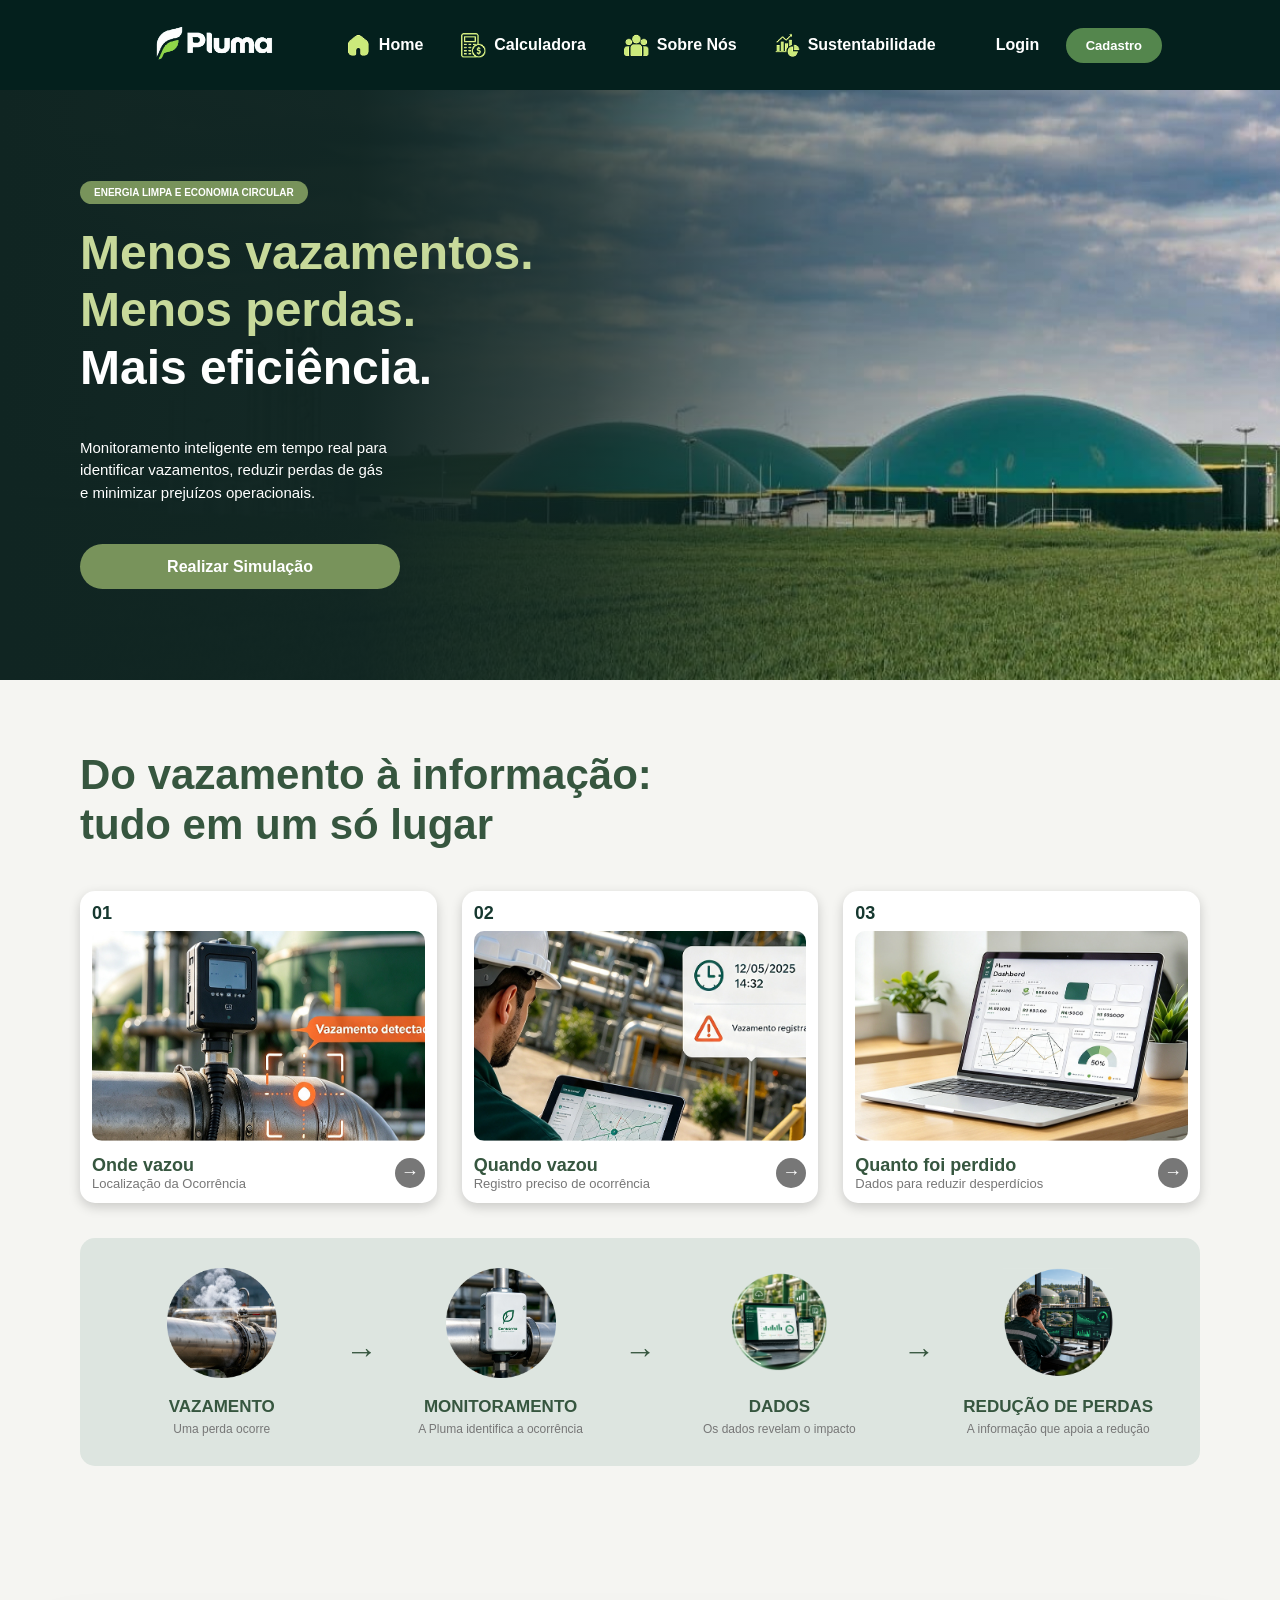
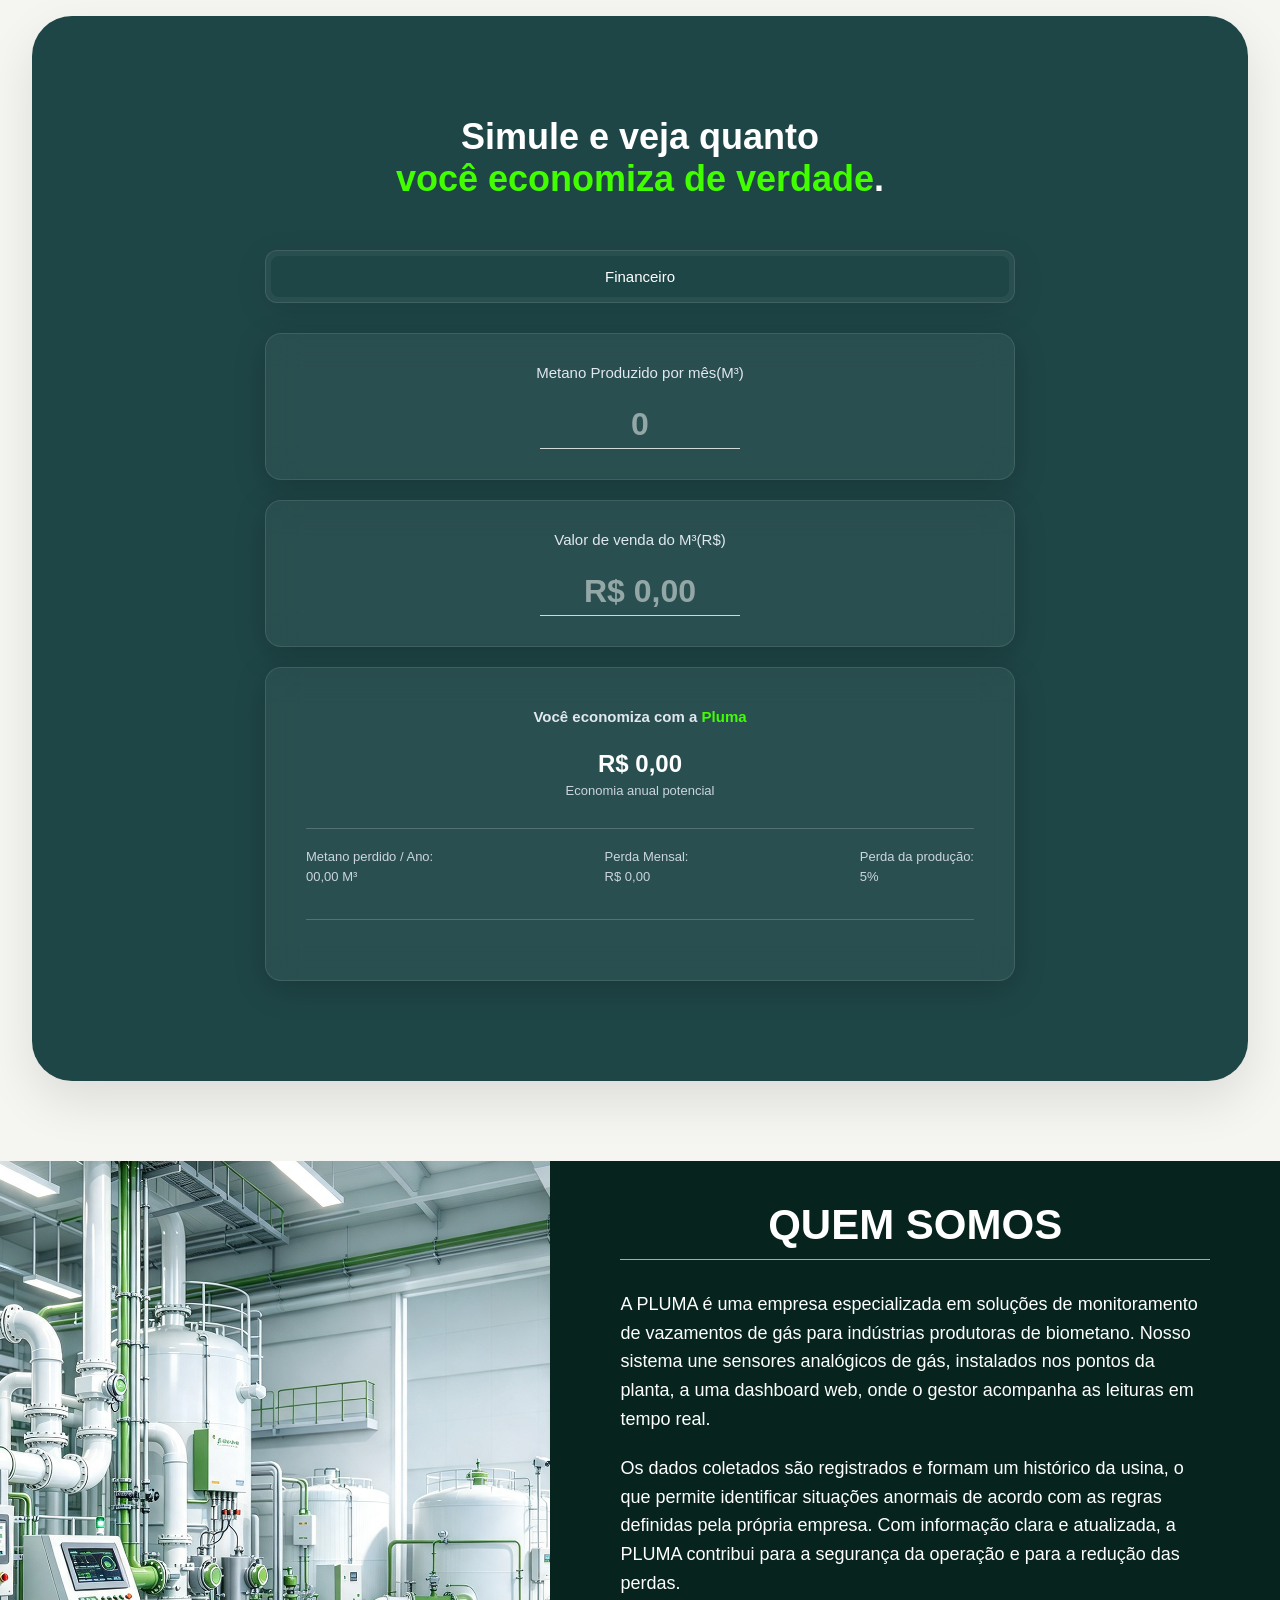
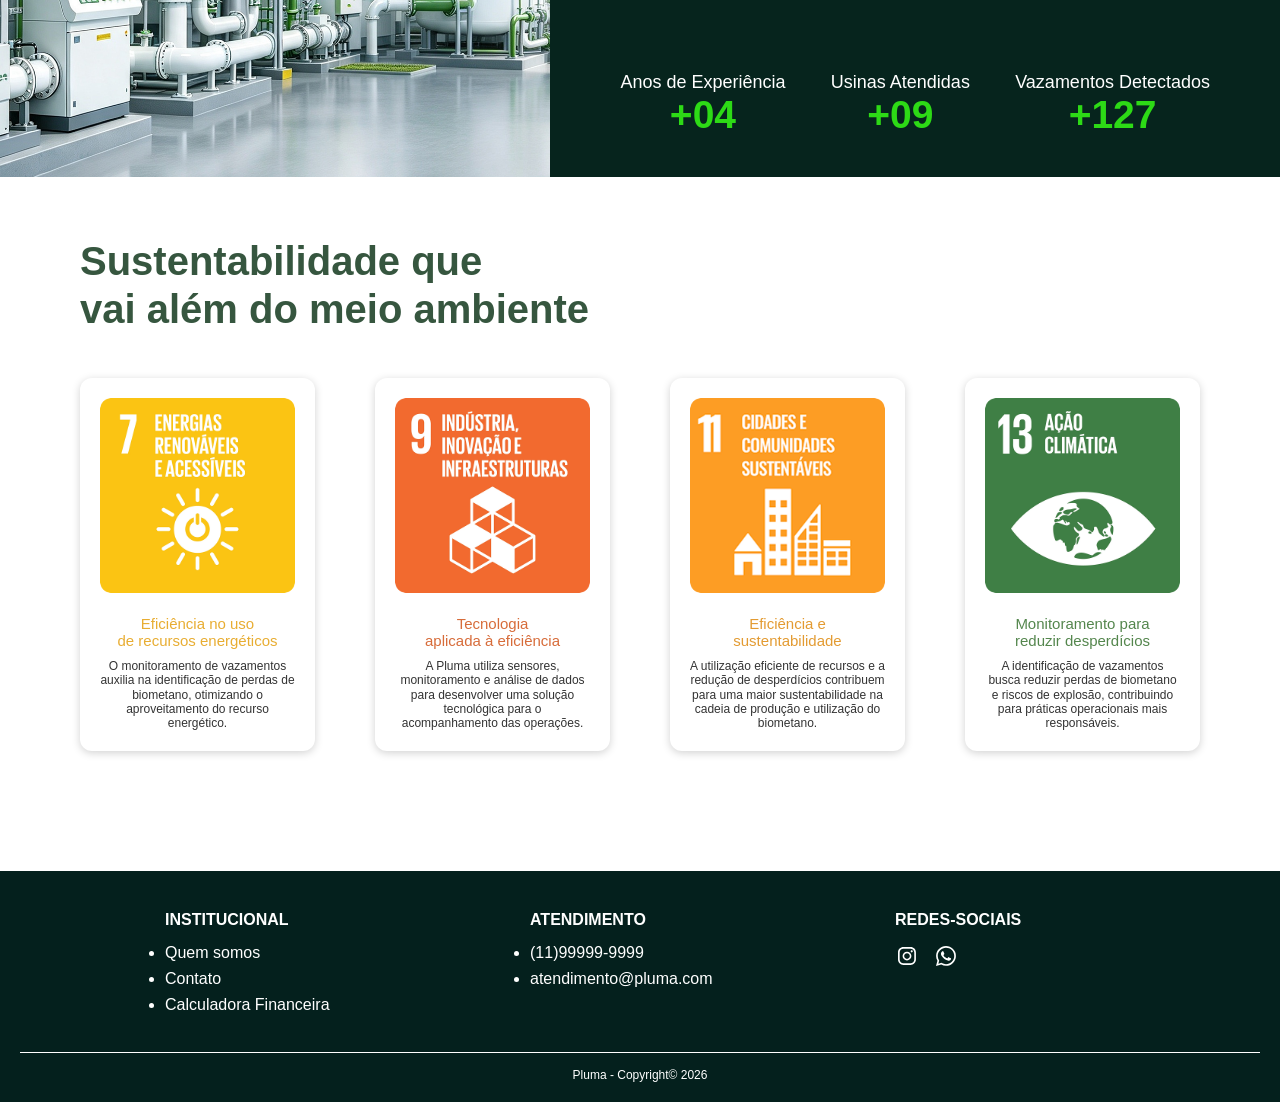
<file: public/index.html>
<!DOCTYPE html>
<html lang="pt-BR">

<head>
    <link rel="icon" type="image/png" href="assets/favicon.png">
    <meta charset="UTF-8">
    <meta name="viewport" content="width=device-width, initial-scale=1.0">
    <title>Página inicial: Pluma</title>
    <link rel="stylesheet" href="css/style.css">
</head>

<body>
    <!-- CABEÇALHO -->
    <header>
        <nav>
            <img class="logonav" src="assets/logo_branca.png" alt="Logo Pluma">

            <div class="nav-item">
                <img class="iconenav" src="assets/icons/icon_home.png" alt="">

                <a href="#home">
                    Home
                </a>
            </div>
            <div class="nav-item">
                <img class="iconenav" src="assets/icons/icon_calculadora.png" alt="">

                <a href="#calculadora">
                    Calculadora
                </a>
            </div>
            <div class="nav-item">
                <img class="iconenav" src="assets/icons/icone_grupo.png" alt="">

                <a href="#sobre-nos">
                    Sobre Nós
                </a>
            </div>
            <div class="nav-item">
                <img class="iconenav" src="assets/icons/icon_sustentavel.png" alt="">

                <a href="#sustentabilidade">
                    Sustentabilidade
                </a>
            </div>
            <div class="btn">
                <a href="login.html">
                    <button class="btn_login">
                        Login
                    </button>
                </a>

                <a href="cadastro.html">
                    <button class="btn_nav">
                        Cadastro
                    </button>
                </a>

            </div>
        </nav>
    </header>
    <main class="main-index">
        <!-- HERO -->
        <section class="hero" id="home">
            <div class="hero-conteudo">
                <span class="hero-tag">
                    ENERGIA LIMPA E ECONOMIA CIRCULAR
                </span>
                <h1 class="hero-titulo">
                    <span>Menos vazamentos.</span>
                    <br>
                    <span>Menos perdas.</span>
                    <br>
                    Mais eficiência.
                </h1>
                <p class="hero-texto">
                    Monitoramento inteligente em tempo real para
                    <br>
                    identificar vazamentos, reduzir perdas de gás
                    <br>
                    e minimizar prejuízos operacionais.
                </p>
                <a href="#calculadora">
                    <button class="btn-simulacao">
                        Realizar Simulação
                    </button>
                </a>
            </div>
        </section>
        <!-- INFORMAÇÕES -->
        <section class="informacoes">
            <h2 class="titulo-informacoes">
                Do vazamento à informação:
                <br>
                tudo em um só lugar
            </h2>
            <div class="cards-informacoes">
                <!-- CARD 1 -->
                <div class="card-info">
                    <p class="numero-card">
                        01
                    </p>
                    <img class="imagem-card" src="assets/onde_vaza.png" alt="Identificação do local do vazamento">
                    <div class="conteudo-card">

                        <div class="texto-card">
                            <h3>
                                Onde vazou
                            </h3>
                            <p>
                                Localização da Ocorrência
                            </p>
                        </div>
                        <div class="seta-card">
                            →
                        </div>
                    </div>
                </div>
                <!-- CARD 2 -->
                <div class="card-info">
                    <p class="numero-card">
                        02
                    </p>
                    <img class="imagem-card" src="assets/quando_vazou.png" alt="Registro da ocorrência">
                    <div class="conteudo-card">
                        <div class="texto-card">
                            <h3>
                                Quando vazou
                            </h3>
                            <p>
                                Registro preciso de ocorrência
                            </p>
                        </div>
                        <div class="seta-card">
                            →
                        </div>
                    </div>
                </div>
                <!-- CARD 3 -->
                <div class="card-info">
                    <p class="numero-card">
                        03
                    </p>
                    <img class="imagem-card" src="assets/quanto_vazou.png" alt="Dashboard de perdas">
                    <div class="conteudo-card">
                        <div class="texto-card">
                            <h3>
                                Quanto foi perdido
                            </h3>
                            <p>
                                Dados para reduzir desperdícios
                            </p>
                        </div>
                        <div class="seta-card">
                            →
                        </div>
                    </div>
                </div>
            </div>
            <!-- FLUXO -->
            <div class="fluxo">
                <div class="item-fluxo">
                    <img src="assets/vazamento_circulo.png" alt="Vazamento">
                    <h3>
                        VAZAMENTO
                    </h3>
                    <p>
                        Uma perda ocorre
                    </p>
                </div>
                <div class="seta-fluxo">
                    →
                </div>
                <div class="item-fluxo">
                    <img src="assets/monitoramento_circulo.png" alt="Monitoramento">
                    <h3>
                        MONITORAMENTO
                    </h3>
                    <p>
                        A Pluma identifica a ocorrência
                    </p>
                </div>
                <div class="seta-fluxo">
                    →
                </div>
                <div class="item-fluxo">
                    <img src="assets/dados_circulo.png" alt="Dados">
                    <h3>
                        DADOS
                    </h3>
                    <p>
                        Os dados revelam o impacto
                    </p>
                </div>
                <div class="seta-fluxo">
                    →
                </div>
                <div class="item-fluxo">
                    <img src="assets/perdas_circulo.png" alt="Redução de perdas">
                    <h3>
                        REDUÇÃO DE PERDAS
                    </h3>
                    <p>
                        A informação que apoia a redução
                    </p>
                </div>
            </div>
        </section>
        <!-- CALCULADORA -->
        <section class="calculadora-section" id="simulador">
        <h2>
          Simule e veja quanto <br />
          <span class="econo-span"> você economiza de verdade</span>.
        </h2>
        <div class="topoCalculator">
          <button class="finaceiro" id="financeiro">Financeiro</button>
        </div>
        <div class="card-calculadora">
          <div class="card-metano">
            <h4>Metano Produzido por mês(M³)</h4>
            <input type="text" id="ipt_metano" placeholder="0" />
            <hr />
          </div>
          <div class="card-venda">
            <h4>Valor de venda do M³(R$)</h4>
            <input type="text" id="ipt_venda" placeholder="R$ 0,00" />
            <hr />
          </div>
          <div class="card-resultadoCalculadora">
            <div class="economiza">
              <h4>Você economiza com a <span>Pluma</span></h4>
            </div>
            <div class="exibir-resultado">
              <div class="calculo-resultado">
                <h1 class="resultadoCalculadora" id="resultadoCalculadora">
                  <span>R$</span> 0,00
                </h1>
                <h5>Economia anual potencial</h5>
              </div>
            </div>
            <hr />

            <div class="exibir-mensal">
              <div class="metanoPerdidoMes">
                <h5>Metano perdido / Ano:</h5>
                <h5 class="conteudo-metano" id="metanoMensal">00,00 M³</h5>
              </div>
              <div class="perdaMensal">
                <h5>Perda Mensal:</h5>
                <h5 class="perda-mensal" id="perdaMensal">
                  <span>R$</span> 0,00
                </h5>
              </div>
              <div class="perdaProducao">
                <h5>Perda da produção:</h5>
                <h5 class="conteudo-perdaProducao" id="perdaProducao">5%</h5>
              </div>
            </div>
            <hr>
            <div class="detalhado" id="resultadoDetalhado">

            </div>
          </div>
        </div>
      </section>
        <!-- QUEM SOMOS -->
        <section class="sobre-nos" id="sobre-nos">
            <div class="sobre-imagem">
                <img src="assets/quem_somos.png" alt="Usina de biometano">
            </div>
            <div class="sobre-conteudo">
                <h2>
                    QUEM SOMOS
                </h2>
                <hr>
                <p>
                    A PLUMA é uma empresa especializada em soluções de monitoramento de vazamentos de gás para
                    indústrias produtoras de biometano. Nosso sistema une sensores analógicos de gás, instalados nos
                    pontos da planta, a uma dashboard web, onde o gestor acompanha as leituras em tempo real.
                </p>
                <p>
                    Os dados coletados são registrados e formam um histórico da usina, o que permite identificar
                    situações anormais de acordo com as regras definidas pela própria empresa. Com informação clara e
                    atualizada, a PLUMA contribui para a segurança da operação e para a redução das perdas.
                </p>
                <br>
                <br><br>
                <div class="dadosQuemSomos">

                    <!-- Card de dados -->
                    <div class="cardQuemSomos">
                        Anos de Experiência
                        <br>
                        <span>+04</span>

                    </div>
                    <div class="cardQuemSomos">
                        Usinas Atendidas
                        <br>
                        <span>+09</span>
                    </div>
                    <div class="cardQuemSomos">
                        Vazamentos Detectados
                        <br>
                        <span>+127</span>

                    </div>
                </div>
            </div>
        </section>
        <!-- SUSTENTABILIDADE -->
        <section class="sustentabilidade" id="sustentabilidade">
            <h2>
                Sustentabilidade que
                <br>
                vai além do meio ambiente
            </h2>
            <div class="cards-ods">
                <!-- ODS 7 -->
                <div class="card-ods">
                    <img src="assets/ods7.png" alt="ODS 7">
                    <h3 class="ods7">
                        Eficiência no uso
                        <br>
                        de recursos energéticos
                    </h3>
                    <p>
                        O monitoramento de vazamentos auxilia na identificação
                        de perdas de biometano, otimizando o aproveitamento
                        do recurso energético.
                    </p>
                </div>
                <!-- ODS 9 -->
                <div class="card-ods">
                    <img src="assets/ods9.png" alt="ODS 9">
                    <h3 class="ods9">
                        Tecnologia
                        <br>
                        aplicada à eficiência
                    </h3>
                    <p>
                        A Pluma utiliza sensores, monitoramento e análise de
                        dados para desenvolver uma solução tecnológica para
                        o acompanhamento das operações.
                    </p>
                </div>
                <!-- ODS 11 -->
                <div class="card-ods">
                    <img src="assets/ods11.png" alt="ODS 11">
                    <h3 class="ods11">
                        Eficiência e
                        <br>
                        sustentabilidade
                    </h3>
                    <p>
                        A utilização eficiente de recursos e a redução de
                        desperdícios contribuem para uma maior sustentabilidade
                        na cadeia de produção e utilização do biometano.
                    </p>
                </div>
                <!-- ODS 13 -->
                <div class="card-ods">
                    <img src="assets/ods13.png" alt="ODS 13">
                    <h3 class="ods13">
                        Monitoramento para
                        <br>
                        reduzir desperdícios
                    </h3>
                    <p>
                        A identificação de vazamentos busca reduzir perdas de
                        biometano e riscos de explosão, contribuindo para
                        práticas operacionais mais responsáveis.
                    </p>
                </div>
            </div>
        </section>
    </main>
    <footer class="footer">
        <div class="footer-content">
            <div class="footer-col">
                <h4>INSTITUCIONAL</h4>
                <ul>
                    <li><a href="#sobre-nos">Quem somos</a></li>
                    <li><a href="">Contato</a></li>
                    <li><a href="#calculadora">Calculadora Financeira</a></li>
                </ul>
            </div>
            <div class="footer-col">
                <h4>ATENDIMENTO</h4>
                <ul>
                    <li><a href="">(11)99999-9999</a></li>
                    <li><a href="">atendimento@pluma.com</a></li>
                </ul>
            </div>
            <div class="footer-col">
                <h4>REDES-SOCIAIS</h4>
                <div class="social-links">
                    <img class="social-icon" src="assets/icons/icon-insta.svg" alt="">
                    <img class="social-icon" src="assets/icons/icon-wpp.svg" alt="">
                </div>
            </div>
        </div>
        <div class="footer-bottom">
            <p>Pluma - Copyright© 2026</p>
        </div>
    </footer>
</body>

<script>
let percentualPerda = 0.05; 
let percentualResidual = 0.005;

function financeiro() {
    let metano = Number(ipt_metano.value);
    let preco = Number(ipt_venda.value);
    let perdaMensalReal = metano * preco * percentualPerda;
    let perdaAnual = perdaMensalReal * 12;
    let perdaMetano = metano * percentualPerda;
    let dias = (percentualPerda * 365).toFixed(0);
    let economia = metano * (percentualPerda - percentualResidual) * preco * 12;

    if (isNaN(metano) || isNaN(preco) || metano === 0 || preco === 0) {
        resultadoCalculadora.innerHTML = `<span>R$</span> 0,00`;
        metanoMensal.innerHTML = `0,00 M³`;
        perdaMensal.innerHTML = `<span>R$</span> 0,00`;
        return;
    }

    resultadoCalculadora.innerHTML = `<span>R$</span> ${economia.toLocaleString('pt-BR', { minimumFractionDigits: 2, maximumFractionDigits: 2 })}`;
    
    metanoMensal.innerHTML = `${perdaMetano.toLocaleString('pt-BR', { minimumFractionDigits: 2, maximumFractionDigits: 2 })} M³`;
    
    perdaMensal.innerHTML = `<span>R$</span> ${perdaMensalReal.toLocaleString('pt-BR', { minimumFractionDigits: 2, maximumFractionDigits: 2 })}`;

    resultadoDetalhado.innerHTML = `Em 12 Meses, são ${perdaAnual.toLocaleString('pt-BR', {minimumFractionDigits:2, maximumFractionDigits:2})} em gás que sai pela atmosfera em vez de virar faturamento. É o mesmo que ficar ${dias} dias por ano sem vender nada. <br> 
    Em usinas com detecção contínua e reparo rápido, a perda medida cai para cerca de 0,5%. A diferença pode voltar para o seu caixa: R$ ${economia.toLocaleString('pt-BR', { minimumFractionDigits: 2, maximumFractionDigits: 2 })} por ano.`
}

ipt_metano.addEventListener('input', financeiro, );
ipt_venda.addEventListener('input', financeiro);

// Usei de diferente as funções de transformação de valores para o Reak, o toLocaleString('pt-BR', { minimumFractionDigits: 2, maximumFractionDigits: 2 }) e o addEventListener('input', financeiro) que atualiza o resultado enquanto a gente clica.
</script>
</html>
</file>
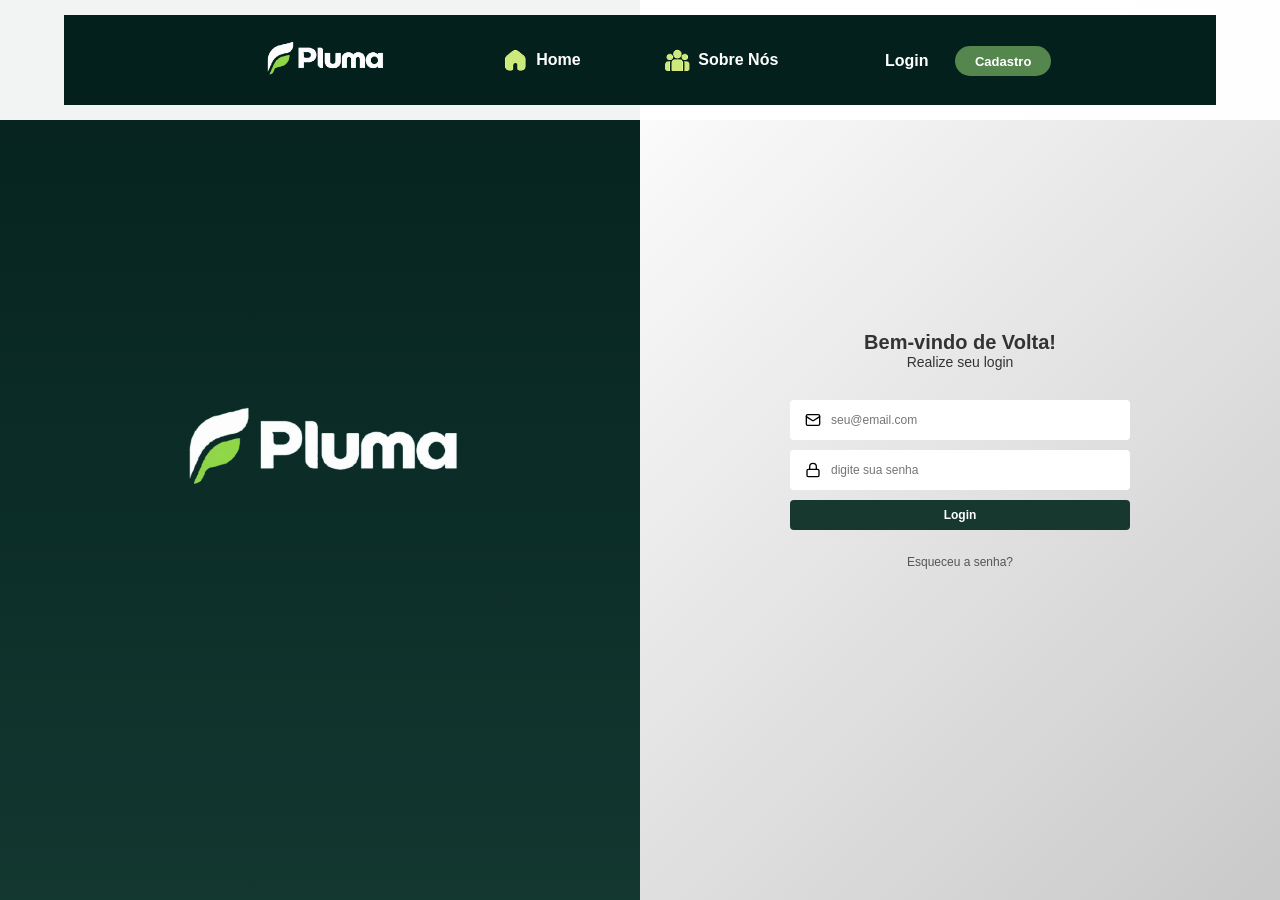
<file: public/login.html>
<!DOCTYPE html>
<html lang="pt-br">

<head>
    <meta charset="UTF-8">
    <meta http-equiv="X-UA-Compatible" content="IE=edge">
    <meta name="viewport" content="width=device-width, initial-scale=1.0">

    <title>Pluma | Login</title>


    <link rel="stylesheet" href="css/cadLog.css">
    <link rel="stylesheet" href="css/style.css">
    <link rel="icon" type="image/png" href="assets/favicon.png">

    <!-- WEB DATA VIZ -->
    <script src="./js/sessao.js"></script>
    <link rel="preconnect" href="https://fonts.gstatic.com">

</head>

<body>

    <!--Header-->


    <!-- CABEÇALHO -->
    <header>
        <nav>
            <img class="logonav" src="assets/logo_branca.png" alt="Logo Pluma">

            <div class="nav-item">
                <img class="iconenav" src="assets/icons/icon_home.png" alt="">

                <a href="index.html">
                    Home
                </a>
            </div>
            <div class="nav-item">
                <img class="iconenav" src="assets/icons/icone_grupo.png" alt="">

                <a href="index.html#sobre-nos">
                    Sobre Nós
                </a>
            </div>

            <div class="btn">
                <a href="login.html">
                    <button class="btn_login">
                        Login
                    </button>
                </a>

                <a href="cadastro.html">
                    <button class="btn_nav">
                        Cadastro
                    </button>
                </a>

            </div>
        </nav>
    </header>

    <div class="container">

        <!-- Lado esquerdo: logo -->
        <div class="lado-esquerdo">
            <img src="assets/logo_branca.png" alt="Pluma">
        </div>

        <!-- Lado direito: formulário -->
        <div class="lado-direito">
            <div class="alerta_erro">
                <div class="card_erro" id="cardErro">
                    <span id="mensagem_erro"></span>
                </div>
            </div>
            <div class="formulario">
                <h1>Bem-vindo de Volta!</h1>
                <p>Realize seu login</p>

                <div class="campo">
                    <img src="assets/icons/mail.svg" alt="">
                    <input type="text" placeholder="seu@email.com" id="ipt_email">

                </div>
                <div id="div_msg_email"></div>

                <div class="campo">
                    <img src="assets/icons/lock.svg" alt="">
                    <input type="password" placeholder="digite sua senha" id="ipt_senha">
                </div>
                <div id="div_msg_senha"></div>

                <button onclick="entrar()">Login</button>

                <a href="#" class="esqueceu">Esqueceu a senha?</a>
            </div>

            <!-- popups de erro -->
            <!-- <div id="div_aguardar" class="loading-div">
                    <img src="./assets/circle-loading.gif" id="loading-gif">
                </div> -->

            <div id="div_erros_login"></div>
        </div>

</body>

</html>

<script>

    let tentativa = 0;
    let limiteTentativa = 5;
    function entrar() {
        // aguardar();

        var emailVar = ipt_email.value;
        var senhaVar = ipt_senha.value;

        //  variaveis de validação
        let emailVarValido = false;
        let senhaVarValida = false;

        let limiteTentativa = 5;

        // cardErro.style.display = "block"
        // mensagem_erro.innerHTML = "(Mensagem de erro para todos os campos em branco)";
        // finalizarAguardar();
        // return false;


        if (!emailVar.includes('@') || !emailVar.includes('.')) {
            div_msg_email.innerHTML = `<p style='color:red; font-size: 10px'>Digite um e-mail válido</p>`
            emailVarValido = false;
        } else {
            div_msg_email.innerHTML = '';
            emailVarValido = true;
        }

        if (senhaVar.length <= 8) {
            div_msg_senha.innerHTML = `<p style="color:red; front-size:10px"> senha incorreta<p>`
            senhaVarValida = false;
        }
        else if (senhaVar == senhaVar.toLowerCase()) {
            div_msg_senha.innerHTML = `<p style="color:red; font-size:10px">senha incorreta</p>`;
            senhaVarValida = false;
        } else {
            senhaVarValida = true;
        }
        if (emailVarValido && senhaVarValida) {
            let continuar = true;

            while (continuar && tentativa < limiteTentativa) {
                tentativa++;
                continuar = false;

                fetch("/usuarios/autenticar", {
                    method: "POST",
                    headers: {
                        "Content-Type": "application/json"
                    },
                    body: JSON.stringify({
                        emailServer: emailVar,
                        senhaServer: senhaVar
                    })
                }).then(function (resposta) {
                    console.log("ESTOU NO THEN DO entrar()!")

                    if (resposta.ok) {
                        console.log(resposta);

                        resposta.json().then(json => {
                            console.log(json);
                            console.log(JSON.stringify(json));
                            sessionStorage.EMAIL_USUARIO = json.email;
                            sessionStorage.NOME_USUARIO = json.nome;
                            sessionStorage.ID_USUARIO = json.id;
                            sessionStorage.USINAS = JSON.stringify(json.usinas)

                            setTimeout(function () {
                                window.location = "./dashboard/dashboard.html";
                            }, 1000); // apenas para exibir o loading

                        });

                    } else {

                        if (tentativa < limiteTentativa) {
                            div_msg_senha.innerHTML =
                                "<p style='color:red; font-size:10px'>Senha incorreta. Você tem " +
                                (limiteTentativa - tentativa) +
                                " tentativas restantes.</p>";
                        } else {
                            div_msg_senha.innerHTML =
                                "<p style='color:red; font-size:10px'>Limite de tentativas atingido.</p>";
                        }


                        console.log("Houve um erro ao tentar realizar o login!");

                        resposta.text().then(texto => {
                            console.error(texto);
                            finalizarAguardar(texto);
                        });
                    }

                }).catch(function (erro) {
                    console.log(erro);
                })


            }
        }

        console.log("FORM LOGIN: ", emailVar);
        console.log("FORM SENHA: ", senhaVar);

        return false;

    }

    function sumirMensagem() {
        cardErro.style.display = "none"
    }

</script>
</file>
<file: public/css/style.css>
* {
  margin: 0;
  padding: 0;
  box-sizing: border-box;
}

body {
  font-family: "Poppins", sans-serif;
  color: #333333;
  background-color: #f5f5f2;
}

.main-index {
  width: 100%;
}


/* =========================================================
   HEADER / NAVBAR
========================================================= */

nav {
  height: 90px;

  display: flex;
  justify-content: space-evenly;
  align-items: center;

  padding: 0 80px;

  background-color: #04201d;
}

nav a {
  text-decoration: none;
  color: white;
}

.logonav {
  width: 190px;
}

.nav-item {
  display: flex;
  align-items: center;
  gap: 8px;
}

.iconenav {
  width: 25px;
  height: 25px;
}

.nav-item a {
  font-size: 16px;
  font-weight: 600;
}

.nav-item a:hover {
  font-size: 16px;
  color: #2dda16;
  font-weight: 700;
}

.btn_nav{
  display: inline-flex;
  align-items: center;
  justify-content: center;
  padding: 10px 20px;
  background: #54864d;
  color: #fff;
  border: none;
  font-size: 13px;

  border-radius: 100px;
  font-weight: 600;

  cursor: pointer;
}

.btn_nav:hover,
.btn_nav:focus {
  background: #36563f;
}

.btn_login {
  color: #ffffff;
  background-color: transparent;
  padding: 8px 22px;


  border: none;

  font-size: 16px;
  font-weight: 600;

  cursor: pointer;
}
.btn_login:hover{
  font-size: 16px;
  color: #2dda16;
  font-weight: 700;

}


/* =========================================================
   HERO / PRIMEIRA SEÇÃO
========================================================= */

.hero {
  height: 590px;

  display: flex;
  align-items: center;

  background-image:
    linear-gradient(
      90deg,
      #102522 0%,
      rgba(16, 37, 34, 0.98) 28%,
      rgba(16, 37, 34, 0.80) 45%,
      rgba(16, 37, 34, 0.35) 65%,
      rgba(16, 37, 34, 0.05) 100%
    ),
    url("../assets/banner_home2.jpg");

  background-size: cover;
  background-position: center;
}

.hero-conteudo {
  width: 520px;
  margin-left: 80px;
}

.hero-tag {
  display: inline-block;

  background-color: #78935b;
  color: white;

  padding: 6px 14px;

  border-radius: 20px;

  font-size: 10px;
  font-weight: 600;
}

.hero-titulo {
  margin-top: 20px;

  color: white;

  font-size: 48px;
  line-height: 1.2;

  font-weight: 700;
}

.hero-titulo span {
  color: #c7d99a;
}

.hero-texto {
  margin-top: 40px;

  color: white;

  font-size: 15px;
  line-height: 1.5;
}

.btn-simulacao {
  margin-top: 40px;

  width: 320px;
  height: 45px;

  background-color: #78935b;
  color: white;

  border: none;
  border-radius: 25px;

  font-size: 16px;
  font-weight: 600;

  cursor: pointer;
}


/* =========================================================
   SEÇÃO DE INFORMAÇÕES
========================================================= */

.informacoes {
  padding: 70px 80px;

  background-color: #f5f5f2;
}

.titulo-informacoes {
  color: #36563f;

  font-size: 42px;
  line-height: 1.2;
  font-weight: 700;

  margin-bottom: 40px;
}


/* =========================================================
   CARDS DAS INFORMAÇÕES
========================================================= */

.cards-informacoes {
  display: flex;
  justify-content: space-between;

  gap: 25px;
}

.card-info {
  width: 32%;

  background-color: white;

  padding: 12px;

  border-radius: 15px;

  box-shadow: 0 4px 12px rgba(0, 0, 0, 0.18);
}

.numero-card {
  color: #16382f;

  font-size: 18px;
  font-weight: 700;

  margin-bottom: 7px;
}

.imagem-card {
  width: 100%;
  height: 210px;

  object-fit: cover;

  border-radius: 10px;
}

.conteudo-card {
  display: flex;
  align-items: center;

  gap: 12px;

  margin-top: 10px;
}

.icone-card {
  width: 50px;
  height: 50px;

  flex-shrink: 0;

  display: flex;
  align-items: center;
  justify-content: center;

  border-radius: 50%;

  background-color: #dce9dc;

  font-size: 24px;
}

.texto-card {
  flex: 1;
}

.conteudo-card h3 {
  color: #36563f;

  font-size: 18px;
  font-weight: 700;
}

.conteudo-card p {
  color: #777777;

  font-size: 13px;
}

.seta-card {
  width: 30px;
  height: 30px;

  flex-shrink: 0;

  margin-left: auto;

  display: flex;
  align-items: center;
  justify-content: center;

  border-radius: 50%;

  background-color: #777777;
  color: white;

  font-size: 18px;
}


/* =========================================================
   FLUXO
========================================================= */

.fluxo {
  min-height: 220px;

  margin-top: 35px;
  padding: 30px;

  display: flex;
  justify-content: space-around;
  align-items: center;

  background-color: #dde5e0;

  border-radius: 15px;
}

.item-fluxo {
  width: 200px;

  text-align: center;
}

.item-fluxo img {
  width: 110px;
  height: 110px;

  object-fit: cover;

  margin-bottom: 15px;
}

.item-fluxo h3 {
  color: #36563f;

  font-size: 17px;

  margin-bottom: 5px;
}

.item-fluxo p {
  color: #777777;

  font-size: 12px;
}

.seta-fluxo {
  color: #36563f;

  font-size: 32px;

  font-weight: 300;
}


/* =========================================================
   CALCULADORA
========================================================= */

.calculadora-section {
    background-color: #1F4647; 
    border-radius: 40px;
    padding: 100px 40px; 
    width: 95%; 
    max-width: 1400px;
    margin: 80px auto; 
    color: #FFFFFF;
    display: flex;
    flex-direction: column;
    align-items: center;
    box-shadow: 0 20px 50px rgba(0, 0, 0, 0.1);
}

.calculadora-section h2 {
    text-align: center;
    font-size: 36px; 
    font-weight: 700;
    margin-bottom: 50px;
}

.topoCalculator {
    background: rgba(255, 255, 255, 0.05);
    backdrop-filter: blur(16px);
    -webkit-backdrop-filter: blur(16px); /* Efeito espelho*/
    border: 1px solid rgba(255, 255, 255, 0.1);
    box-shadow: 0 8px 32px 0 rgba(0, 0, 0, 0.1);
    border-radius: 12px;
    display: flex;
    justify-content: space-between;
    width: 100%;
    max-width: 750px;
    margin-bottom: 30px;
    padding: 5px;
}

.econo-span {
    color: #42FF00;
}

.topoCalculator button {
    background: transparent;
    border: none;
    color: #FFFFFF;
    padding: 12px 20px;
    flex: 1;
    cursor: pointer;
    font-size: 15px;
    font-weight: 500;
    font-family: inherit;
    border-radius: 8px;
}

.topoCalculator button:hover,
.topoCalculator button#financeiro { 
    background-color: #1F4647;
}

.card-calculadora {
    width: 100%;
    max-width: 750px; 
    display: flex;
    flex-direction: column;
    gap: 20px;
    align-items: center;
}

.card-metano, 
.card-venda, 
.card-resultadoCalculadora {
    background: rgba(255, 255, 255, 0.05); 
    backdrop-filter: blur(16px); 
    -webkit-backdrop-filter: blur(16px); 
    border: 1px solid rgba(255, 255, 255, 0.1); 
    box-shadow: 0 8px 32px 0 rgba(0, 0, 0, 0.2); 
    border-radius: 16px;
    padding: 30px;
    width: 100%;
    text-align: center;
    box-sizing: border-box;
}

.card-metano h4, 
.card-venda h4 {
    font-size: 15px;
    font-weight: 500;
    margin-bottom: 25px;
    color: #E2E8F0;
}

.card-metano input, 
.card-venda input {
    background: transparent;
    border: none;
    color: #FFFFFF;
    font-size: 32px;
    font-weight: 700;
    text-align: center;
    width: 200px;
    outline: none;
    font-family: inherit;
}

.card-metano input::placeholder, 
.card-venda input::placeholder {
    color: rgba(255, 255, 255, 0.5); 
    opacity: 1; 
    font-weight: 700;
}

.card-venda span {
    font-size: 22px;
    font-weight: 400;
}

.card-metano hr, 
.card-venda hr {
    border: none;
    border-bottom: 0.5px solid rgba(255, 255, 255, 0.781);
    width: 200px;
    margin: 5px auto 0 auto;
}

.card-metano input:focus + hr, 
.card-venda input:focus + hr {
    border-bottom-color: #42FF00; 
}

.card-resultadoCalculadora {
    padding: 40px;
}

.economiza {
    display: flex;
    justify-content: center;
    align-items: center;
    gap: 8px;
    font-size: 15px;
    color: #E2E8F0;
}

.economiza span {
    color: #42FF00;
    font-weight: 700;
}

.calculo-resultado {
    margin: 25px 0;
}

.resultado-calculadora {
    color: #42FF00;
    font-size: 52px;
    font-weight: 800;
    margin: 5px 0;
    display: flex;
    justify-content: center;
    align-items: center;
    gap: 8px;
}

.resultado-calculadora span {
    font-size: 26px;
    font-weight: 700;
}

.calculo-resultado h5 {
    font-size: 13px;
    font-weight: 400;
    color: #CBD5E0;
    margin-top: 5px;
}

.card-resultadoCalculadora > hr {
    border: none;
    border-bottom: 1px solid rgba(255, 255, 255, 0.2);
    margin: 30px 0 20px 0;
}

.exibir-mensal {
    display: flex;
    justify-content: space-between;
    text-align: left;
}

.exibir-mensal h5 {
    font-size: 13px;
    font-weight: 400;
    color: #CBD5E0;
    margin-bottom: 5px;
}
.detalhado{
    font-size: 13px;
    font-weight: 400;
    color: #CBD5E0;
    text-align: left;
}

.conteudo-metano, 
.perda-mensal,
.conteudo-perdaProducao {
    color: #42FF00 ;
    font-weight: 700 ;
    font-size: 15px ;
}

.contactUs {
    color: #FFFFFF;
    background: rgba(255, 255, 255, 0.05); 
    backdrop-filter: blur(16px); 
    -webkit-backdrop-filter: blur(16px); 
    border: 1px solid rgba(255, 255, 255, 0.1); 
    box-shadow: 0 8px 32px 0 rgba(0, 0, 0, 0.2); 
    border-radius: 30px;
    padding: 16px 60px;
    font-size: 16px;
    font-weight: 700;
    font-family: inherit;
    cursor: pointer;
    margin-top: 20px;
    transition: 0.3s;
}

.contactUs:hover {
    background-color: #42FF00;
    transform: scale(1.02);
}


/* =========================================================
   QUEM SOMOS
========================================================= */
.dadosQuemSomos{
  display: flex;
  justify-content: space-between;
  text-align: center;
  font-size: 2vh;
}
.cardQuemSomos span{
  color: #2dda16;
  font-size: 39px;
  font-weight: 700;

}
.sobre-nos {
  width: 100%;
  min-height: 370px;

  display: flex;

  background-color: #06241d;
}

.sobre-imagem {
  width: 43%;
}

.sobre-imagem img {
  width: 100%;
  height: 100%;

  object-fit: cover;
}

.sobre-conteudo {
  width: 57%;

  padding: 40px 70px;

  color: white;
}

.sobre-conteudo h2 {
  margin-bottom: 10px;

  text-align: center;

  font-size: 42px;
}

.sobre-conteudo hr {
  margin-bottom: 30px;

  border: none;
  border-top: 1px solid #aaaaaa;
}

.sobre-conteudo p {
  margin-bottom: 20px;

  font-size: 18px;
  line-height: 1.6;
}


/* =========================================================
   SUSTENTABILIDADE
========================================================= */

.sustentabilidade {
  padding: 60px 80px 120px;

  background-color: white;
}

.sustentabilidade h2 {
  margin-bottom: 45px;

  color: #36563f;

  font-size: 40px;
  line-height: 1.2;
}

.cards-ods {
  display: flex;
  justify-content: space-between;

  gap: 60px;
}

.card-ods {
  width: 23%;

  padding: 20px;

  background-color: white;

  border-radius: 12px;

  box-shadow: 0 2px 8px rgba(0, 0, 0, 0.18);

  text-align: center;
}

.card-ods img {
  width: 100%;

  border-radius: 10px;
}

.card-ods h3 {
  margin: 18px 0 10px;

  font-size: 15px;
  font-weight: 500;
}

.card-ods p {
  color: #333333;

  font-size: 12px;
  line-height: 1.2;
}


/* Cor do texto de cada ODS */

.ods7 {
  color: #e8ad32;
}

.ods9 {
  color: #d76c3a;
}

.ods11 {
  color: #e39b32;
}

.ods13 {
  color: #54864d;
}


/* =========================================================
   LOGIN E CADASTRO
   Mantemos porque login.html e cadastro.html usam esse CSS
========================================================= */

.container {
  display: flex;
  height: 100vh;
}

.lado-esquerdo {
  width: 50%;

  display: flex;
  justify-content: center;
  align-items: center;

  background: linear-gradient(#04201d, #133830);
}

.lado-esquerdo img {
  width: 440px;
}

.lado-direito {
  width: 50%;

  display: flex;
  justify-content: center;
  align-items: center;

  background: linear-gradient(135deg, #ffffff, #c9c9c9);
}

.formulario {
  width: 340px;

  display: flex;
  flex-direction: column;

  text-align: center;
}

.formulario h1 {
  font-size: 20px;
  font-weight: 600;
}

.formulario p {
  margin-bottom: 30px;

  font-size: 14px;
}

.campo {
  height: 40px;

  margin-bottom: 10px;
  padding: 0 15px;

  display: flex;
  align-items: center;

  background-color: white;

  border-radius: 4px;
}

.campo img {
  width: 16px;

  margin-right: 10px;
}

.campo input {
  border: none;
  outline: none;

  font-size: 12px;
}

.button-form {
  height: 30px;

  border: none;
  border-radius: 4px;

  background-color: #16382f;
  color: white;

  font-size: 12px;
  font-weight: 600;

  cursor: pointer;
}

.esqueceu {
  margin-top: 25px;

  color: #555555;

  font-size: 12px;

  text-decoration: none;
}

.esqueceu:hover {
  color: #133830;

  font-weight: 600;
}

.footer {
  background-color: #04201d;
  color: #ffffff;
  padding: 40px 20px 20px;
}

.footer-content {
  display: flex;
  justify-content: space-evenly;
}

.footer-col {
  min-width: 220px;
}

.footer-col h4 {
  margin-bottom: 15px;
}

.footer-col ul li {
  margin-bottom: 8px;
}

.footer-col ul li a {
  text-decoration: none;
  color: #ffffff;
}

.social-links {
  display: flex;
  gap: 15px;
}

.social-icon {
  width: 24px;
  height: 24px;
}

.footer-bottom {
  text-align: center;
  border-top: 1px solid #ffffff;
  margin-top: 30px;
  padding-top: 15px;
  font-size: 12px;
}
</file>
<file: public/css/cadLog.css>
* {
  margin: 0;
  padding: 0;
  box-sizing: border-box;
}

body {
  font-family: "Poppins", sans-serif;
  color: #333333;
}

header {
    width: 100%;
    padding: 15px 5%;
    position: fixed; 
    top: 0;
    left: 0;
    z-index: 999;
    background-color: rgba(255, 255, 255, 0.95); 
}

.navbar {
    display: flex;
    justify-content: space-between;
    align-items: center;
    max-width: 1200px;
    margin: 0 auto;
}

.logo img {
    height: 70px;
}

.nav-links {
    display: flex;
    list-style: none;
    gap: 40px;
}

.nav-links a {
    text-decoration: none;
    color: #000000;
    font-weight: 500;
    font-size: 15px;
    transition: 0.3s;
}

.nav-links a:hover {
    color: #42FF00;
}

.login-button {
    display: flex;
    align-items: center;
    gap: 20px;
}

.btn-login {
    background: none;
    border: none;
    font-weight: 600;
    font-size: 15px;
    cursor: pointer;
}

.btn-start {
    background-color: #000000;
    color: #FFFFFF;
    border: none;
    padding: 10px 20px;
    border-radius: 20px;
    font-weight: 600;
    cursor: pointer;
    transition: 0.3s;
}

.btn-start:hover {
    background-color: #333;
}


/* Container principal: coloca os dois lados lado a lado */
.container {
  display: flex;
  height: 100vh;
}

/* ---------- Lado esquerdo ---------- */
.lado-esquerdo {
  width: 50%;
  display: flex;
  justify-content: center; 
  align-items: center;     
  background: linear-gradient(#04201d, #133830);
}

.lado-esquerdo img {
  width: 440px;
}

/* ---------- Lado direito ---------- */
.lado-direito {
  width: 50%;
  display: flex;
  justify-content: center;
  align-items: center;
  background: linear-gradient(135deg, #ffffff, #c9c9c9);
}

.formulario {
  width: 340px;
  display: flex;
  flex-direction: column; /* itens um embaixo do outro */
  text-align: center;
}

.formulario h1 {
  font-size: 20px;
  font-weight: 600;
}

.formulario p {
  font-size: 14px;
  margin-bottom: 30px;
}


.campo {
  display: flex;
  align-items: center;
  height: 40px;
  padding: 0 15px;
  margin-bottom: 10px;
  background-color: white;
  border-radius: 4px;
}

.campo img {
  width: 16px;
  margin-right: 10px;
}

.campo input {    
  border: none;
  outline: none; /* remove a borda quando selecionado */
  font-size: 12px;
}

/* ---------- Botão CADASTRAR final formulario ---------- */
button {
  height: 30px;
  border: none;
  border-radius: 4px;
  background-color: #16382f;
  color: white;
  font-size: 12px;
  font-weight: 600;
  cursor: pointer;
}

.esqueceu {
  margin-top: 25px;
  font-size: 12px;
  color: #555555;
  text-decoration: none;
}

.esqueceu:hover{

  color: #133830;
  font-weight: 600;
}


/* BOTÃO LOGIN */
.btn_login {
  color: #ffffff;
  background-color: transparent;
  padding: 8px 22px;


  border: none;

  font-size: 14px;
  font-weight: 500;

  cursor: pointer;
}
.btn_login:hover{
  font-size: 16px;
  color: #2dda16;
  font-weight: 700;

}
</file>
